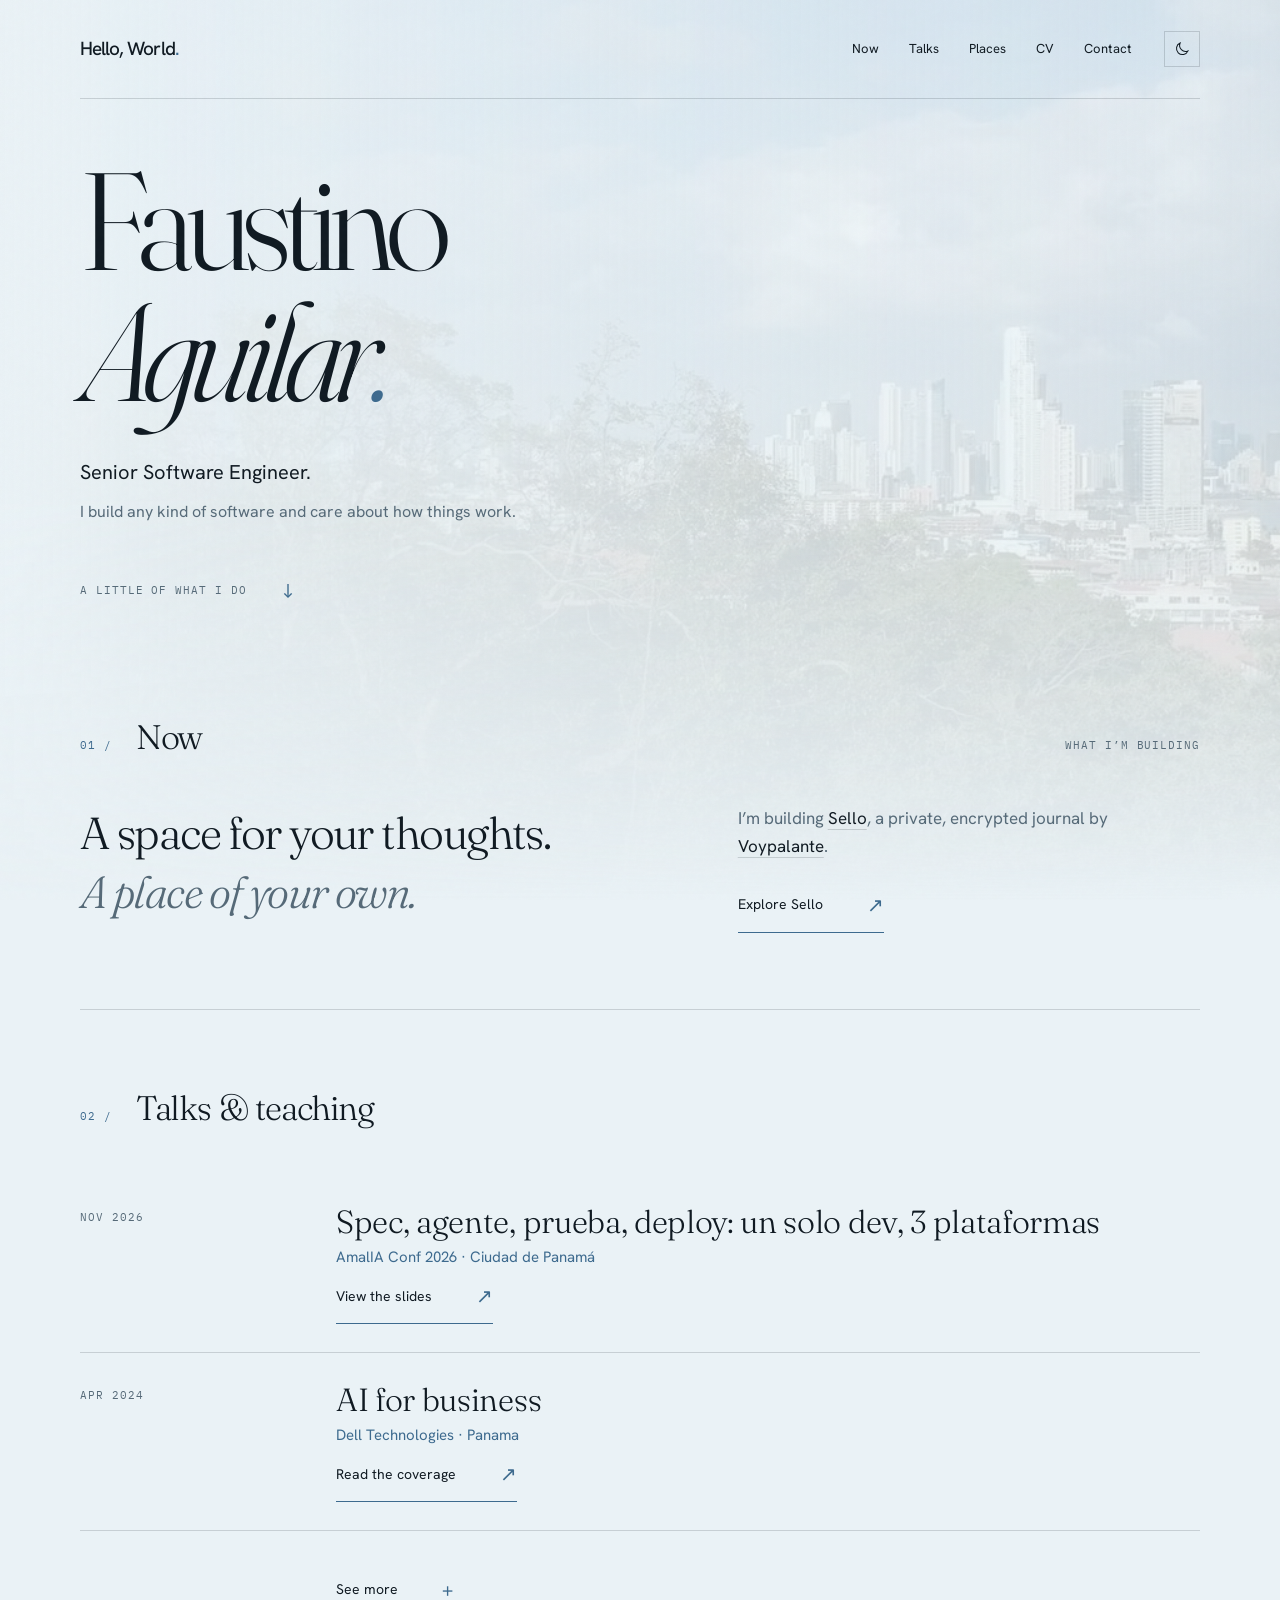
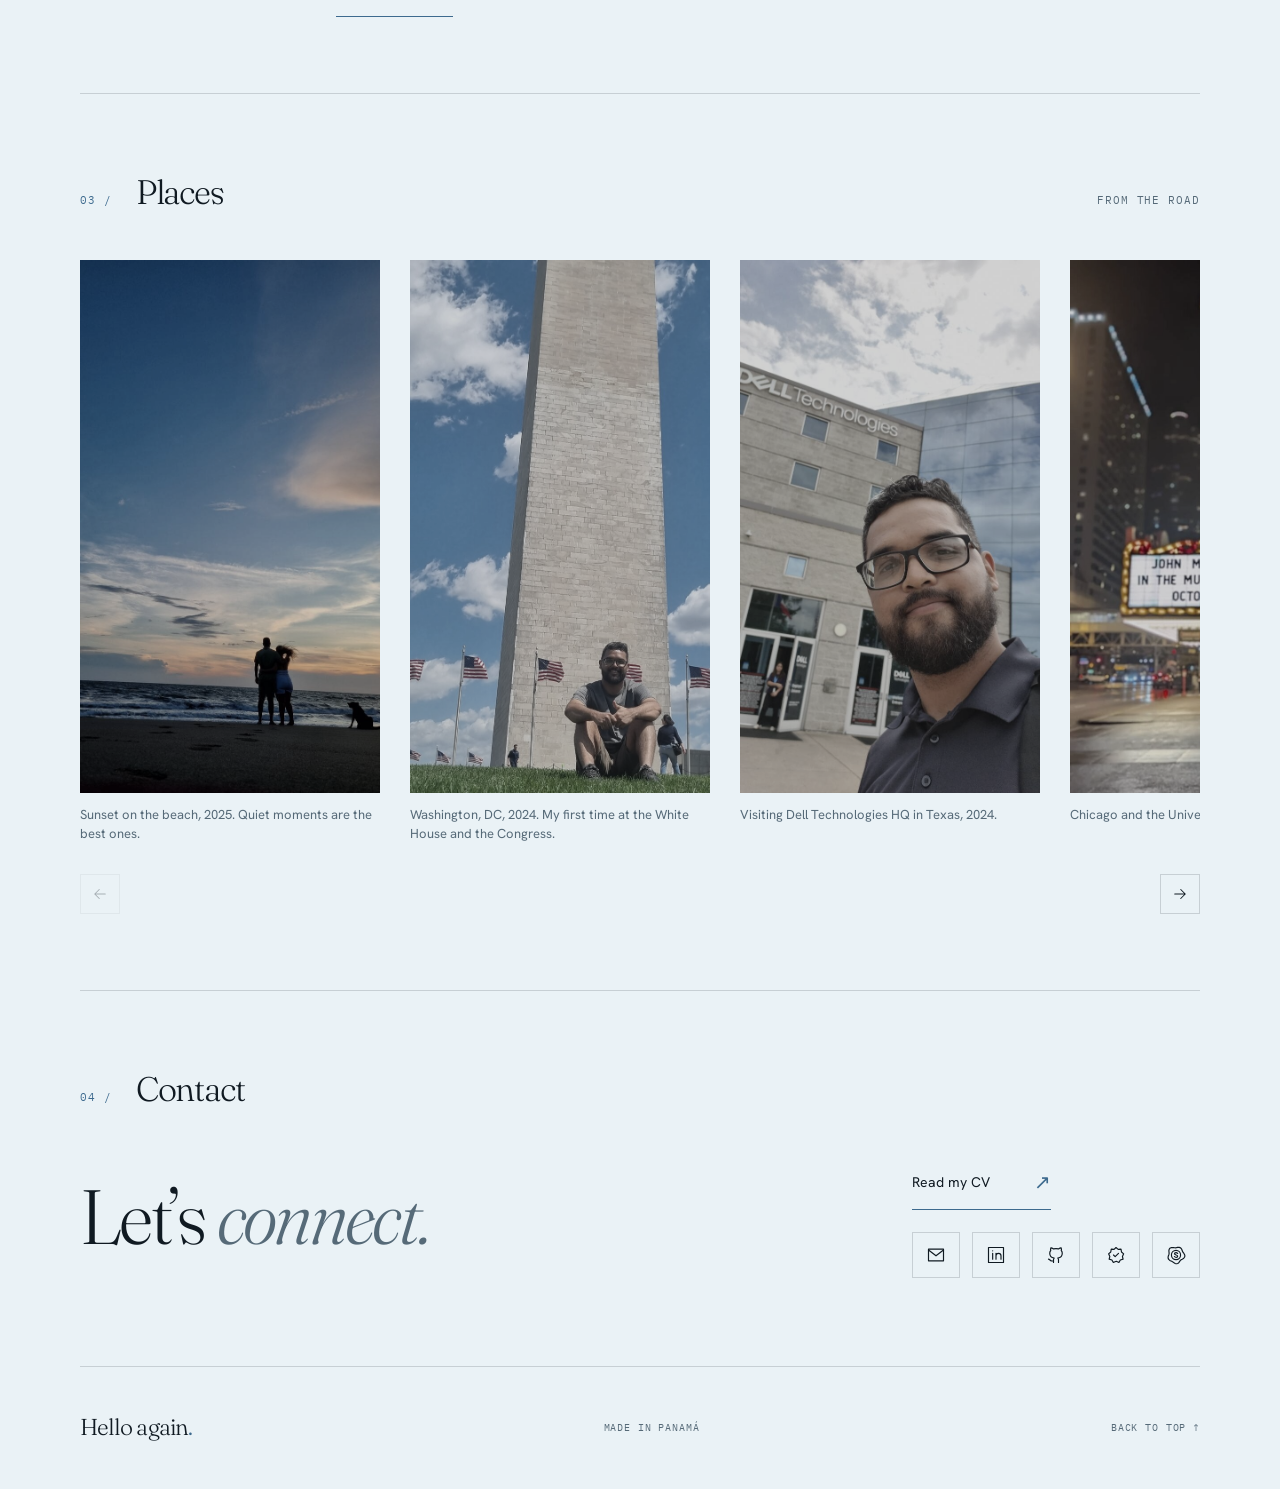
<file: index.html>
<!doctype html>
<html lang="en">
<head>
  <meta charset="utf-8">
  <meta name="viewport" content="width=device-width, initial-scale=1">
  <meta name="color-scheme" content="light dark">
  <meta name="theme-color" content="#eaf2f6">
  <title>Faustino Aguilar | Software Engineer</title>
  <meta name="description" content="Faustino Aguilar, Senior Software Engineer at Dell Technologies in Panamá. Automation, applied ML, distributed systems, and building Sello.">
  <link rel="icon" href="favicon.ico">
  <link rel="preconnect" href="https://fonts.googleapis.com">
  <link rel="preconnect" href="https://fonts.gstatic.com" crossorigin>
  <link href="https://fonts.googleapis.com/css2?family=Fraunces:ital,wght@0,300;0,400;1,300;1,400&family=Hanken+Grotesk:wght@400;500;600&family=IBM+Plex+Mono:wght@400;500&display=swap" rel="stylesheet">
  <script>try{const t=localStorage.getItem('theme');if(t==='light'||t==='dark')document.documentElement.dataset.theme=t}catch(e){}</script>
  <link rel="stylesheet" href="style.css">
  <script src="main.js" defer></script>
</head>
<body id="top">
  <div class="bg-video" aria-hidden="true"><video autoplay muted loop playsinline preload="metadata" poster="video/tech-poster.jpg"><source src="video/tech.mp4" type="video/mp4"></video></div>
  <a class="skip-link" href="#main">Skip to content</a>
  <header class="topbar wrap">
    <a class="wordmark" href="#top" aria-label="Back to top">Hello, World<span class="brand-dot">.</span></a>
    <nav aria-label="Main navigation"><a href="#now">Now</a><a href="#talk">Talks</a><a href="#places">Places</a><a href="cv.html">CV</a><a href="#contact">Contact</a></nav>
    <button class="theme-toggle" type="button" aria-label="Switch to dark theme" title="Switch color theme" hidden><svg class="theme-symbol" width="18" height="18" viewBox="0 0 24 24" fill="none" stroke="currentColor" stroke-width="1.4" aria-hidden="true"><circle cx="12" cy="12" r="4"/><path d="M12 2v2m0 16v2M2 12h2m16 0h2M5 5l1.5 1.5m11 11L19 19M5 19l1.5-1.5m11-11L19 5"/></svg></button>
  </header>
  <main id="main">
    <section class="hero wrap" aria-labelledby="hero-title">
      <h1 id="hero-title">Faustino<br><em>Aguilar<span class="accent">.</span></em></h1>
      <div class="hero-bottom">
        <div class="hero-copy"><p class="role">Senior Software Engineer.</p><p class="intro">I build any kind of software and care about how things work.</p></div>
      </div>
      <a class="down-link label" href="#now">A little of what I do <span aria-hidden="true">↓</span></a>
    </section>
    <section class="section wrap" id="now" aria-labelledby="now-title">
      <div class="section-heading reveal"><span class="label section-number">01 /</span><h2 id="now-title">Now</h2><span class="label section-note">What I’m building</span></div>
      <div class="now-content reveal"><p class="display-text">A space for your thoughts.<br><em>A place of your own.</em></p><div class="section-copy"><p>I’m building <a class="inline-link" href="https://sello.voypalante.com">Sello</a>, a private, encrypted journal by <a class="inline-link" href="https://voypalante.com">Voypalante</a>.</p><a class="text-link" href="https://sello.voypalante.com">Explore Sello <span aria-hidden="true">↗</span></a></div></div>
    </section>
    <section class="section wrap" id="talk" aria-labelledby="talk-title">
      <div class="section-heading reveal"><span class="label section-number">02 /</span><h2 id="talk-title">Talks &amp; teaching</h2></div>
      <article class="entry reveal"><p class="entry-date label">Nov 2026</p><div><h3>Spec, agente, prueba, deploy: un solo dev, 3 plataformas</h3><p class="entry-org">AmalIA Conf 2026 · Ciudad de Panamá</p><a class="text-link" href="https://amaliaconf-2026.faustinoaq7341.workers.dev" target="_blank" rel="noopener">View the slides <span aria-hidden="true">↗</span></a></div></article>
      <article class="entry reveal"><p class="entry-date label">Apr 2024</p><div><h3>AI for business</h3><p class="entry-org">Dell Technologies · Panama</p><a class="text-link" href="https://www.prensa.com/tecnologia/calculan-en-mas-de-120-mil-millones-el-gasto-de-las-empresas-en-inteligencia-artificial/" target="_blank" rel="noopener">Read the coverage <span aria-hidden="true">↗</span></a></div></article>
      <button class="text-link more-btn" type="button" data-open="more-talks" hidden>See more <span aria-hidden="true">+</span></button>
      <dialog class="modal" id="more-talks" aria-labelledby="more-title"><div class="modal-head"><h3 id="more-title">More talks &amp; teaching</h3><button class="modal-close" type="button" aria-label="Close" data-close><svg width="18" height="18" viewBox="0 0 24 24" fill="none" stroke="currentColor" stroke-width="1.4" stroke-linecap="round" aria-hidden="true"><path d="M5 5l14 14M19 5L5 19"/></svg></button></div>
      <article class="entry"><p class="entry-date label">Feb 2023</p><div><h3>Linux courses</h3><p class="entry-org">Voypalante Moodle · UP Veraguas</p><a class="text-link" href="https://moodle.voypalante.com/" target="_blank" rel="noopener">moodle.voypalante.com <span aria-hidden="true">↗</span></a></div></article>
      <article class="entry"><p class="entry-date label">Oct 2018</p><div><h3>Developing a Framework with People from Around the World</h3><p class="entry-org">Linux Week, FLOSS-Pa · UP Campus</p><a class="text-link" href="https://github.com/floss-pa/LinuxWeek#up" target="_blank" rel="noopener">Linux Week 2018 agenda <span aria-hidden="true">↗</span></a></div></article>
      <article class="entry"><p class="entry-date label">Apr 2016</p><div><h3>Distros Linux: ¿hay vida más allá de Ubuntu?</h3><p class="entry-org">FLISoL 2016 · UTP La Chorrera</p><a class="text-link" href="https://speakerdeck.com/faustinoaq/distros-linux-hay-vida-mas-alla-de-ubuntu" target="_blank" rel="noopener">View the slides <span aria-hidden="true">↗</span></a></div></article>
      </dialog>
    </section>
    <section class="section wrap" id="places" aria-labelledby="places-title">
      <div class="section-heading reveal"><span class="label section-number">03 /</span><h2 id="places-title">Places</h2><span class="label section-note">From the road</span></div>
      <div class="places reveal"><figure tabindex="0"><img src="img/p-beach.jpg" alt="Sunset over a beach with two silhouettes" width="675" height="1200" loading="lazy"><figcaption>Sunset on the beach, 2025. Quiet moments are the best ones.</figcaption></figure><figure tabindex="0"><img src="img/p-dc.jpg" alt="Sitting on the grass in front of the Washington Monument" width="675" height="1200" loading="lazy"><figcaption>Washington, DC, 2024. My first time at the White House and the Congress.</figcaption></figure><figure tabindex="0"><img src="img/p-dell.jpg" alt="Me in front of Dell Technologies headquarters" width="675" height="1200" loading="lazy"><figcaption>Visiting Dell Technologies HQ in Texas, 2024.</figcaption></figure><figure tabindex="0"><img src="img/p-chicago.jpg" alt="At night in front of the Chicago Theatre sign" width="675" height="1200" loading="lazy"><figcaption>Chicago and the University of Illinois, 2023.</figcaption></figure><figure tabindex="0"><img src="img/p-shenzhen.jpg" alt="Boarding a Shenzhen Airlines plane" width="675" height="1200" loading="lazy"><figcaption>Shenzhen, China. Boarding a flight on the Huawei trip, 2015.</figcaption></figure><figure tabindex="0"><img src="img/p-wall.jpg" alt="On the Great Wall of China" width="675" height="1200" loading="lazy"><figcaption>Walking the Great Wall with new friends on the Huawei trip, 2015.</figcaption></figure></div>
    </section>
    <section class="section contact wrap" id="contact" aria-labelledby="contact-title">
      <div class="section-heading reveal"><span class="label section-number">04 /</span><h2 id="contact-title">Contact</h2></div>
      <div class="contact-content reveal"><p class="display-text">Let’s <em>connect.</em></p><div class="contact-links"><a class="text-link" href="cv.html">Read my CV <span aria-hidden="true">↗</span></a><div class="icon-row"><a class="icon-link mail-link" href="#contact-mail" data-mail="bW9jLmxpYW1nQHFhb25pdHN1YWY=" title="Show email"><svg width="20" height="20" viewBox="0 0 24 24" fill="none" stroke="currentColor" stroke-width="1.4" stroke-linecap="round" stroke-linejoin="round" aria-hidden="true"><rect x="3" y="5" width="18" height="14"/><path d="M3 6l9 7 9-7"/></svg><span class="mail-text">Show email</span></a><a class="icon-link" href="https://www.linkedin.com/in/faustinoaq/" target="_blank" rel="noopener" title="LinkedIn" aria-label="LinkedIn"><svg width="20" height="20" viewBox="0 0 24 24" fill="none" stroke="currentColor" stroke-width="1.4" stroke-linecap="round" stroke-linejoin="round" aria-hidden="true"><rect x="3" y="3" width="18" height="18"/><path d="M8 10v7M8 7v.01M12 17v-7M12 13a3 3 0 016 0v4"/></svg></a><a class="icon-link" href="https://github.com/faustinoaq" title="GitHub" aria-label="GitHub"><svg width="20" height="20" viewBox="0 0 24 24" fill="none" stroke="currentColor" stroke-width="1.4" stroke-linecap="round" stroke-linejoin="round" aria-hidden="true"><path d="M9 19c-4 1.2-4-2-6-2m12 4v-3.2a2.8 2.8 0 00-.8-2.2c2.6-.3 5.3-1.3 5.3-5.8A4.500 4.500 0 0018.300 6.600 4.200 4.200 0 0018.200 3.500S17.200 3.200 15 4.700a11.800 11.800 0 00-6 0C6.800 3.200 5.800 3.500 5.800 3.500A4.200 4.200 0 005.700 6.600 4.500 4.500 0 004.500 9.800c0 4.500 2.700 5.500 5.300 5.800A2.800 2.800 0 009 17.800V21"/></svg></a><a class="icon-link" href="https://www.credly.com/users/faustino-aguilar/badges/credly" target="_blank" rel="noopener" title="Credly badges" aria-label="Credly badges"><svg width="20" height="20" viewBox="0 0 24 24" fill="none" stroke="currentColor" stroke-width="1.4" stroke-linecap="round" stroke-linejoin="round" aria-hidden="true"><path d="M12 3l2.600 2.200 3.400-.2.600 3.400 2.600 2.200-1.500 3.100.8 3.300-3.300 1-1.700 3-3.200-1.400L8.800 21l-1.700-3-3.300-1 .8-3.300L3.100 10.600l2.600-2.200.6-3.400 3.400.2z"/><path d="M9 12l2 2 4-4"/></svg></a><a class="icon-link" href="https://sello.voypalante.com/faustinoaq" target="_blank" rel="noopener" title="Sello" aria-label="Sello"><svg width="20" height="20" viewBox="0 0 24 24" fill="none" stroke="currentColor" stroke-width="1.4" stroke-linecap="round" stroke-linejoin="round" aria-hidden="true"><path d="M22.5 12.0 L22.6 13.0 L22.5 14.1 L22.0 15.0 L21.3 15.9 L20.4 16.5 L19.5 17.0 L18.6 17.4 L17.9 17.9 L17.3 18.4 L16.8 19.1 L16.2 19.9 L15.6 20.8 L14.9 21.6 L14.0 22.2 L13.0 22.5 L12.0 22.5 L11.0 22.2 L10.1 21.7 L9.2 21.1 L8.5 20.5 L7.7 20.0 L6.9 19.6 L6.1 19.2 L5.2 18.8 L4.4 18.3 L3.6 17.6 L2.9 16.8 L2.6 15.9 L2.5 14.9 L2.6 13.9 L2.9 12.9 L3.3 12.0 L3.5 11.2 L3.7 10.3 L3.7 9.5 L3.6 8.5 L3.5 7.5 L3.5 6.3 L3.8 5.3 L4.3 4.3 L5.1 3.6 L6.1 3.2 L7.2 3.0 L8.3 3.1 L9.3 3.2 L10.3 3.3 L11.2 3.4 L12.0 3.3 L12.9 3.1 L13.8 2.9 L14.8 2.8 L15.8 2.8 L16.8 3.1 L17.6 3.6 L18.3 4.3 L18.8 5.2 L19.2 6.1 L19.5 7.0 L19.9 7.8 L20.3 8.6 L20.9 9.3 L21.5 10.1 L22.0 11.0Z"/><circle cx="12" cy="12" r="5.500"/><path d="M14 10.200c-.5-.7-1.200-1-2-1-1 0-1.800.5-1.800 1.300 0 1.900 3.800 1 3.800 3 0 .8-.8 1.300-1.800 1.300-.9 0-1.600-.4-2.100-1"/></svg></a></div><noscript><span class="label">Enable JavaScript to show the email address</span></noscript></div></div></div>
    </section>
  </main>
  <footer class="footer wrap"><a href="#top" class="footer-name">Hello again<span class="accent">.</span></a><span class="footer-clock label">Made in Panamá</span><a class="label back-top" href="#top">Back to top ↑</a></footer>
</body>
</html>
</file>
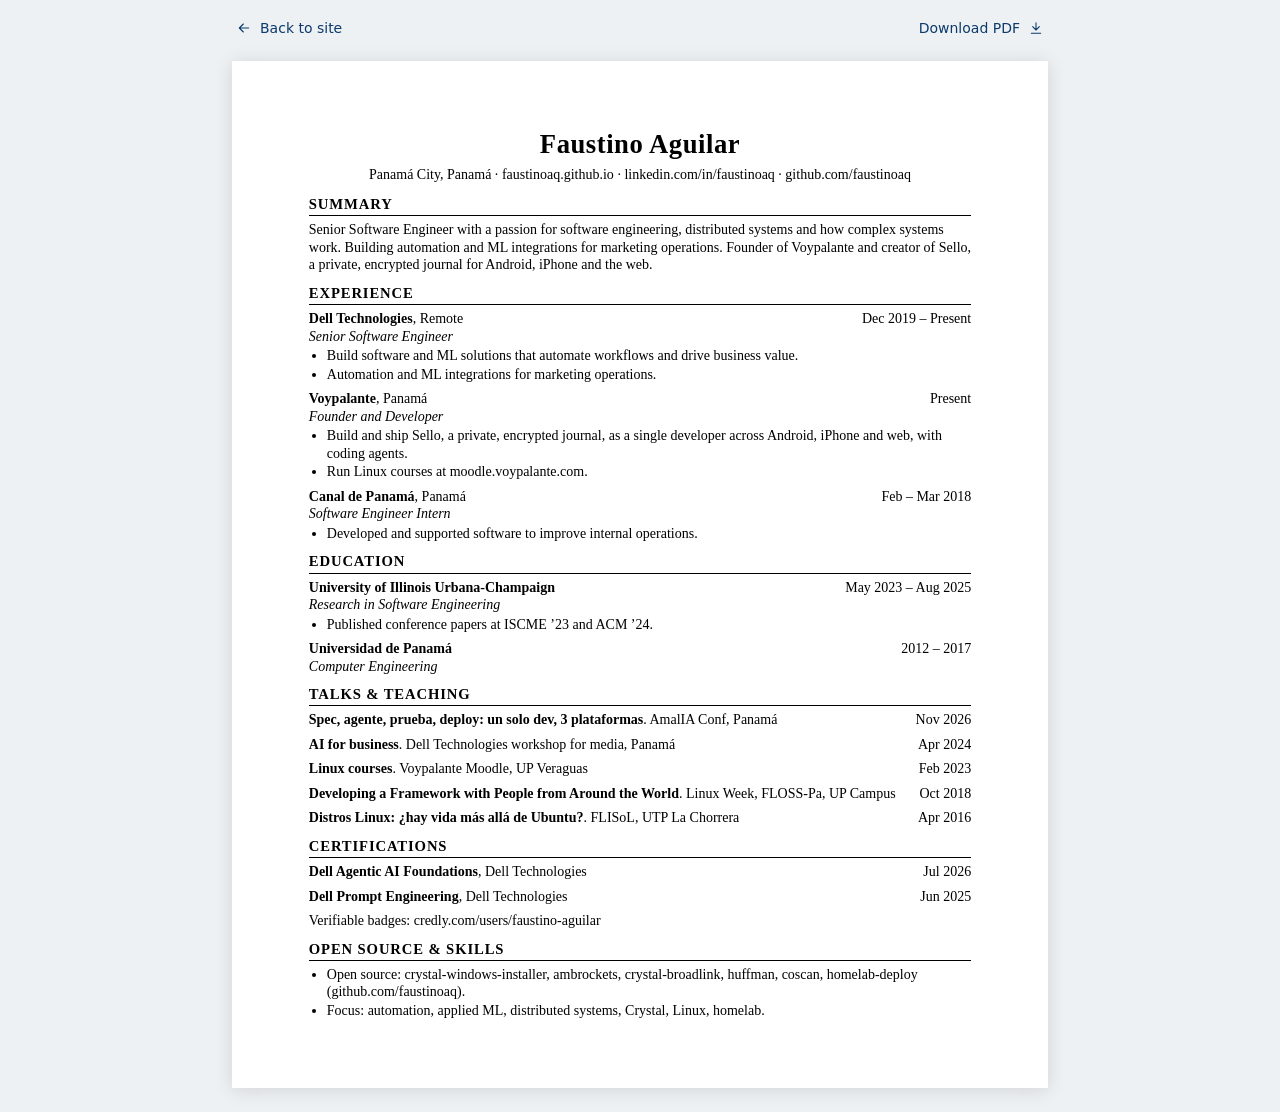
<file: cv.html>
<!doctype html>
<html lang="en">
<head>
<meta charset="utf-8">
<meta name="viewport" content="width=device-width, initial-scale=1">
<title>Faustino Aguilar | CV</title>
<link rel="icon" href="favicon.ico">
<style>
@page { size: Letter; margin: 0.55in 0.75in; }
* { box-sizing: border-box; }
body { margin: 0; background: #eef1f4; color: #000; font: 10.5pt/1.25 "Times New Roman", "Liberation Serif", Tinos, serif; }
.page { max-width: 8.5in; margin: 24px auto; padding: 0.7in 0.8in; background: #fff; box-shadow: 0 2px 18px rgb(0 0 0 / .12); }
.tools { max-width: 8.5in; margin: 20px auto 0; display: flex; justify-content: space-between; font: 14px system-ui, sans-serif; padding: 0 4px; }
.tools a { color: #0b3a6b; display: inline-flex; align-items: center; gap: 8px; text-decoration: none; border-bottom: 1px solid transparent; }
.tools a:hover { border-bottom-color: currentColor; }
h1 { margin: 0; text-align: center; font-size: 20pt; font-weight: 700; letter-spacing: .02em; }
.contact { text-align: center; margin: 4px 0 12px; font-size: 10.5pt; }
.contact a { color: inherit; text-decoration: none; }
h2 { margin: 10px 0 5px; padding-bottom: 2px; border-bottom: 1px solid #000; font-size: 11pt; font-weight: 700; text-transform: uppercase; letter-spacing: .06em; }
.row { display: flex; justify-content: space-between; gap: 16px; }
.row b { font-weight: 700; } .row i { font-style: italic; } .row span:last-child { white-space: nowrap; }
.item { margin-bottom: 7px; break-inside: avoid; }
ul { margin: 2px 0 0; padding-left: 18px; } li { margin: 1px 0; }
p { margin: 0 0 4px; }
@media print { body { background: #fff; } .page { margin: 0; padding: 0; box-shadow: none; max-width: none; } .tools { display: none; } }
@media (max-width: 700px) { .page { padding: 24px 18px; margin: 12px 0; } .row { flex-direction: column; gap: 0; } .row span:last-child { white-space: normal; } }
</style>
</head>
<body>
<div class="tools"><a href="./"><svg width="16" height="16" viewBox="0 0 24 24" fill="none" stroke="currentColor" stroke-width="1.6" stroke-linecap="round" stroke-linejoin="round" aria-hidden="true"><path d="M19 12H5M11 6l-6 6 6 6"/></svg><span>Back to site</span></a><a href="cv.pdf" download><span>Download PDF</span><svg width="16" height="16" viewBox="0 0 24 24" fill="none" stroke="currentColor" stroke-width="1.6" stroke-linecap="round" stroke-linejoin="round" aria-hidden="true"><path d="M12 4v11M7 10l5 5 5-5M5 20h14"/></svg></a></div>
<main class="page">
<h1>Faustino Aguilar</h1>
<p class="contact">Panamá City, Panamá · <a href="https://faustinoaq.github.io">faustinoaq.github.io</a> · <a href="https://www.linkedin.com/in/faustinoaq/">linkedin.com/in/faustinoaq</a> · <a href="https://github.com/faustinoaq">github.com/faustinoaq</a></p>

<h2>Summary</h2>
<p>Senior Software Engineer with a passion for software engineering, distributed systems and how complex systems work. Building automation and ML integrations for marketing operations. Founder of Voypalante and creator of Sello, a private, encrypted journal for Android, iPhone and the web.</p>

<h2>Experience</h2>
<div class="item"><div class="row"><span><b>Dell Technologies</b>, Remote</span><span>Dec 2019 – Present</span></div>
<div class="row"><span><i>Senior Software Engineer</i></span></div>
<ul><li>Build software and ML solutions that automate workflows and drive business value.</li><li>Automation and ML integrations for marketing operations.</li></ul></div>
<div class="item"><div class="row"><span><b>Voypalante</b>, Panamá</span><span>Present</span></div>
<div class="row"><span><i>Founder and Developer</i></span></div>
<ul><li>Build and ship Sello, a private, encrypted journal, as a single developer across Android, iPhone and web, with coding agents.</li><li>Run Linux courses at moodle.voypalante.com.</li></ul></div>
<div class="item"><div class="row"><span><b>Canal de Panamá</b>, Panamá</span><span>Feb – Mar 2018</span></div>
<div class="row"><span><i>Software Engineer Intern</i></span></div>
<ul><li>Developed and supported software to improve internal operations.</li></ul></div>

<h2>Education</h2>
<div class="item"><div class="row"><span><b>University of Illinois Urbana-Champaign</b></span><span>May 2023 – Aug 2025</span></div>
<div class="row"><span><i>Research in Software Engineering</i></span></div>
<ul><li>Published conference papers at ISCME ’23 and ACM ’24.</li></ul></div>
<div class="item"><div class="row"><span><b>Universidad de Panamá</b></span><span>2012 – 2017</span></div>
<div class="row"><span><i>Computer Engineering</i></span></div></div>

<h2>Talks &amp; Teaching</h2>
<div class="item"><div class="row"><span><b>Spec, agente, prueba, deploy: un solo dev, 3 plataformas</b>. AmalIA Conf, Panamá</span><span>Nov 2026</span></div></div>
<div class="item"><div class="row"><span><b>AI for business</b>. Dell Technologies workshop for media, Panamá</span><span>Apr 2024</span></div></div>
<div class="item"><div class="row"><span><b>Linux courses</b>. Voypalante Moodle, UP Veraguas</span><span>Feb 2023</span></div></div>
<div class="item"><div class="row"><span><b>Developing a Framework with People from Around the World</b>. Linux Week, FLOSS-Pa, UP Campus</span><span>Oct 2018</span></div></div>
<div class="item"><div class="row"><span><b>Distros Linux: ¿hay vida más allá de Ubuntu?</b>. FLISoL, UTP La Chorrera</span><span>Apr 2016</span></div></div>

<h2>Certifications</h2>
<div class="item"><div class="row"><span><b>Dell Agentic AI Foundations</b>, Dell Technologies</span><span>Jul 2026</span></div></div>
<div class="item"><div class="row"><span><b>Dell Prompt Engineering</b>, Dell Technologies</span><span>Jun 2025</span></div></div>
<p>Verifiable badges: credly.com/users/faustino-aguilar</p>

<h2>Open Source &amp; Skills</h2>
<ul><li>Open source: crystal-windows-installer, ambrockets, crystal-broadlink, huffman, coscan, homelab-deploy (github.com/faustinoaq).</li><li>Focus: automation, applied ML, distributed systems, Crystal, Linux, homelab.</li></ul>
</main>
</body>
</html>
</file>
<file: style.css>
/* Shared editorial foundation. Each site is fully self-contained. */
:root { color-scheme: light; --bg: #eaf2f6; --text: #101a22; --muted: #566a78; --accent: #3d6a8e; --line: rgba(16,26,34,.16); --panel: #dbe8ef; --ease: cubic-bezier(.19,1,.22,1); --serif: 'Fraunces', Georgia, serif; --sans: 'Hanken Grotesk', Arial, sans-serif; --mono: 'IBM Plex Mono', monospace; }
@media (prefers-color-scheme: dark) { :root:not([data-theme="light"]) { color-scheme: dark; --bg: #0b1218; --text: #e4eef4; --muted: #94a9b7; --accent: #6c9fc6; --line: rgba(174,209,220,.18); --panel: #131f28; } }
:root[data-theme="dark"] { color-scheme: dark; --bg: #0b1218; --text: #e4eef4; --muted: #94a9b7; --accent: #6c9fc6; --line: rgba(174,209,220,.18); --panel: #131f28; }
*, *::before, *::after { box-sizing: border-box; }
html { scroll-behavior: smooth; scroll-padding-top: 32px; }
body { margin: 0; background: var(--bg); color: var(--text); font: 400 17px/1.65 var(--sans); -webkit-font-smoothing: antialiased; }
body::after { content: ''; position: fixed; inset: 0; pointer-events: none; z-index: 10; opacity: .035; background-image: url("data:image/svg+xml,%3Csvg viewBox='0 0 180 180' xmlns='http://www.w3.org/2000/svg'%3E%3Cfilter id='n'%3E%3CfeTurbulence type='fractalNoise' baseFrequency='.9' numOctaves='3' stitchTiles='stitch'/%3E%3C/filter%3E%3Cpath fill='%23888' filter='url(%23n)' opacity='.6' d='M0 0h180v180H0z'/%3E%3C/svg%3E"); }
::selection { background: var(--accent); color: var(--bg); }
a { color: inherit; text-decoration: none; text-underline-offset: 5px; }
a, button { -webkit-tap-highlight-color: transparent; }
a:hover { color: var(--accent); }
a:focus-visible, button:focus-visible { outline: 2px solid var(--accent); outline-offset: 6px; border-radius: 2px; }
button { font: inherit; }
img { display: block; max-width: 100%; height: auto; }
h1, h2, h3, p, figure { margin: 0; }
h1, h2, h3 { font-weight: 300; }
em { font-weight: inherit; }
.wrap { width: min(1120px, calc(100% - 112px)); margin-inline: auto; }
.label { font: 400 11px/1.6 var(--mono); letter-spacing: .085em; text-transform: uppercase; }
.accent, .brand-dot { color: var(--accent); }
.skip-link { position: fixed; top: 12px; left: 12px; z-index: 30; padding: 10px 20px; background: var(--text); color: var(--bg); transform: translateY(-150%); }
.skip-link:focus { transform: none; }
.topbar { min-height: 99px; display: flex; align-items: center; gap: 32px; border-bottom: 1px solid var(--line); }
.wordmark { font-size: 19px; font-weight: 500; letter-spacing: -.05em; white-space: nowrap; }
.topbar nav { margin-left: auto; display: flex; align-items: center; gap: 30px; }
.topbar nav a { font-size: 13px; }
.theme-toggle { border: 1px solid var(--line); border-radius: 0; background: transparent; color: var(--text); width: 36px; height: 36px; padding: 0; cursor: pointer; display: grid; place-items: center; flex-shrink: 0; transition: border-color .3s; }
.theme-toggle[hidden] { display: none; }
.theme-toggle:hover { border-color: var(--accent); color: var(--accent); }
.hero { padding-top: 56px; padding-bottom: 32px; }
.hero-eyebrow { display: flex; justify-content: space-between; align-items: center; color: var(--muted); margin-bottom: 30px; }
h1 { font: 300 clamp(86px, 10.8vw, 156px)/.95 var(--serif); letter-spacing: -.065em; }
h1 em { color: var(--text); }
.hero-bottom { display: flex; align-items: flex-end; justify-content: space-between; gap: 50px; margin-top: 40px; }
.hero-copy { max-width: 535px; }
.role { font-size: 20px; line-height: 1.45; margin-bottom: 12px; }
.intro { max-width: 480px; color: var(--muted); font-size: 16px; }
.down-link { display: inline-flex; gap: 35px; align-items: center; margin-top: 50px; color: var(--muted); }
.down-link span { font-size: 20px; color: var(--accent); }
.ticker { margin-top: 20px; overflow: hidden; border-block: 1px solid var(--line); padding: 18px 0; color: var(--muted); }
.ticker-track { display: flex; width: max-content; animation: ticker 42s linear infinite; font: 300 22px/1.3 var(--serif); }
.ticker-track > span { flex-shrink: 0; white-space: nowrap; }
.ticker-dot { padding-inline: 30px; color: var(--accent); }
@keyframes ticker { to { transform: translateX(-50%); } }
.section { padding-top: 80px; padding-bottom: 76px; border-bottom: 1px solid var(--line); }
.section-heading { display: flex; align-items: baseline; gap: 24px; margin-bottom: 48px; }
.section-number { color: var(--accent); }
.section-heading h2 { font: 300 34px/1.1 var(--serif); letter-spacing: -.035em; }
.section-note { margin-left: auto; color: var(--muted); }
.display-text { font: 300 clamp(30px, 3.5vw, 46px)/1.3 var(--serif); letter-spacing: -.035em; }
.display-text em { color: var(--muted); }
.now-content { display: grid; grid-template-columns: 1.25fr 1fr; gap: 80px; }
.section-copy { color: var(--muted); max-width: 390px; }
.section-copy p + p { margin-top: 12px; }
.inline-link { color: var(--text); text-decoration: underline; text-decoration-color: var(--line); }
.text-link { display: inline-flex; justify-content: space-between; align-items: center; gap: 44px; padding-block: 10px; border-bottom: 1px solid var(--accent); font-size: 14px; color: var(--text); }
.section-copy .text-link { margin-top: 18px; }
.text-link span { color: var(--accent); font-size: 20px; transition: transform .4s var(--ease); }
.text-link:hover span { transform: translate(3px,-3px); }
.talk-content { display: grid; grid-template-columns: 1fr 2fr; gap: 40px; }
.talk-meta { display: flex; flex-direction: column; gap: 10px; color: var(--muted); padding-top: 6px; }
.talk-title { font: 300 clamp(28px, 3vw, 40px)/1.3 var(--serif); letter-spacing: -.025em; margin-bottom: 20px; }
.talk-title em { color: var(--muted); }
.projects { border-top: 1px solid var(--line); }
.project { display: grid; grid-template-columns: 1fr auto 20px; gap: 36px; align-items: center; padding-block: 26px; border-bottom: 1px solid var(--line); }
.project:last-child { border-bottom: 0; padding-bottom: 0; }
.project h3 { font-size: 20px; font-weight: 500; letter-spacing: -.025em; overflow-wrap: anywhere; }
.project p { font-size: 15px; color: var(--muted); margin-top: 4px; }
.project-tag { color: var(--muted); white-space: nowrap; }
.project-arrow { color: var(--accent); font-size: 23px; transition: transform .4s var(--ease); }
.project:hover .project-arrow { transform: translate(3px,-3px); }
.contact { padding-bottom: 88px; }
.contact-content { display: flex; justify-content: space-between; align-items: center; gap: 40px; }
.contact .display-text { font-size: clamp(45px, 6vw, 78px); }
.contact-links { display: flex; gap: 36px; }
.footer { min-height: 122px; display: flex; align-items: center; justify-content: space-between; gap: 28px; }
.footer-name { font: 300 23px/1.2 var(--serif); letter-spacing: -.04em; }
.footer-clock { display: flex; align-items: center; gap: 12px; color: var(--muted); font-size: 10px; }
.back-top { color: var(--muted); font-size: 10px; }
/* Enhancement only: content stays visible if JavaScript is unavailable. */
.reveal.is-pending { opacity: 0; transform: translateY(22px); }
.reveal { transition: opacity .8s var(--ease), transform .8s var(--ease); }
@media (min-width: 1500px) { .hero { padding-top: 75px; padding-bottom: 50px; } }
@media (max-width: 900px) { .wrap { width: calc(100% - 64px); } .topbar { gap: 22px; } .topbar nav { gap: 22px; } .now-content { gap: 40px; } .hero-bottom { gap: 35px; } .contact-links { gap: 22px; } .footer-clock { flex-wrap: wrap; gap: 8px; } }
@media (max-width: 600px) {
  .wrap { width: calc(100% - 40px); }
  .topbar { min-height: 110px; display: grid; grid-template-columns: 1fr 36px; gap: 12px 10px; padding-block: 19px; }
  .wordmark { font-size: 18px; }
  .topbar nav { grid-column: 1 / -1; grid-row: 2; margin-left: 0; justify-content: space-between; gap: 12px; }
  .topbar nav a { font-size: 12px; }
  .theme-toggle { grid-column: 2; grid-row: 1; width: 32px; height: 32px; }
  .hero { padding-top: 34px; padding-bottom: 24px; }
  .hero-eyebrow { margin-bottom: 32px; }
  .label { font-size: 10px; }
  h1 { font-size: clamp(76px, 20vw, 120px); }
  .hero-bottom { margin-top: 30px; align-items: flex-start; gap: 18px; }
  .hero-copy { flex: 1; }
  .role { font-size: 17px; margin-bottom: 12px; }
  .intro { font-size: 14px; line-height: 1.65; }
  .down-link { margin-top: 30px; }
  .ticker { margin-top: 6px; padding-block: 15px; }
  .ticker-track { font-size: 19px; }
  .ticker-dot { padding-inline: 20px; }
  .section { padding-block: 48px; }
  .section-heading { gap: 14px; margin-bottom: 30px; flex-wrap: wrap; }
  .section-heading h2 { font-size: 29px; }
  .section-note { font-size: 9px; }
  .now-content { grid-template-columns: 1fr; gap: 24px; }
  .section-copy { font-size: 16px; }
  .talk-content { grid-template-columns: 1fr; gap: 22px; }
  .talk-meta { flex-direction: row; justify-content: space-between; gap: 20px; }
  .talk-title { font-size: 29px; }
  .project { grid-template-columns: 1fr 18px; gap: 16px; padding-block: 22px; }
  .project h3 { font-size: 17px; }
  .project p { font-size: 14px; }
  .project-tag { display: none; }
  .project:first-child .project-tag { display: block; grid-row: 2; font-size: 9px; margin-top: -10px; }
  .project-arrow { grid-column: 2; grid-row: 1; }
  .contact-content { flex-direction: column; align-items: flex-start; gap: 22px; }
  .contact-links { width: 100%; gap: 26px; }
  .contact-links .text-link { flex: 1; gap: 12px; font-size: 13px; }
  .footer { padding-block: 28px; min-height: 138px; flex-wrap: wrap; gap: 20px; }
  .footer-clock { order: 3; width: 100%; flex-wrap: nowrap; font-size: 9px; }
}
@media (prefers-reduced-motion: reduce) {
  html { scroll-behavior: auto; }
  *, *::before, *::after { animation: none !important; transition: none !important; }
  .reveal.is-pending { opacity: 1; transform: none; }
  .ticker-track { transform: none; }
}

/* experience & education entries */
.about { margin-bottom: 44px; }
.entries { border-top: 1px solid var(--line); }
.entry { display: grid; grid-template-columns: 220px 1fr; gap: 36px; padding-block: 28px; border-bottom: 1px solid var(--line); }
.entry-date { color: var(--muted); padding-top: 6px; }
.entry h3 { font: 300 clamp(24px, 2.6vw, 32px)/1.2 var(--serif); letter-spacing: -.01em; }
.entry-org { color: var(--accent); font-size: 15px; margin-top: 4px; }
.entry p:last-child { color: var(--muted); font-size: 16px; margin-top: 10px; max-width: 560px; }
@media (max-width: 700px) { .entry { grid-template-columns: 1fr; gap: 8px; } }

/* looping stock video behind the hero (Pexels License), fading into the page */
.bg-video { position: absolute; inset: 0 0 auto 0; height: min(100svh, 920px); z-index: -1; overflow: hidden; pointer-events: none; -webkit-mask-image: linear-gradient(#000 55%, transparent); mask-image: linear-gradient(#000 55%, transparent); }
.bg-video video { width: 100%; height: 100%; object-fit: cover; opacity: .5; }
:root:not([data-theme="dark"]) .bg-video video { opacity: .3; }
.bg-video::after { content: ''; position: absolute; inset: 0; background: linear-gradient(90deg, var(--bg) 0%, color-mix(in srgb, var(--bg) 55%, transparent) 60%, color-mix(in srgb, var(--bg) 25%, transparent) 100%); }
@media (prefers-color-scheme: dark) { :root:not([data-theme="light"]) .bg-video video { opacity: .5; } }
.mail-link { cursor: pointer; }

.places { display: flex; gap: 16px; overflow-x: auto; scroll-snap-type: x proximity; padding-bottom: 12px; scrollbar-width: thin; }
.places figure { flex: 0 0 auto; height: clamp(260px, 36vw, 420px); scroll-snap-align: start; border-radius: 14px; overflow: hidden; background: var(--line); }
.places img { height: 100%; width: auto; display: block; object-fit: cover; transition: transform .6s ease; }
.places figure:hover img { transform: scale(1.04); }

.places figure { position: relative; cursor: pointer; }
.places figcaption { position: absolute; inset: auto 0 0 0; padding: 48px 18px 16px; color: #fff; font: 400 15px/1.4 var(--sans, system-ui); background: linear-gradient(transparent, rgb(6 20 40 / .85)); opacity: 0; transform: translateY(8px); transition: opacity .35s ease, transform .35s ease; pointer-events: none; }
.places figure:hover figcaption, .places figure:focus figcaption, .places figure:focus-within figcaption, .places figure.open figcaption { opacity: 1; transform: none; }
.places figure:focus-visible { outline: 2px solid var(--accent); outline-offset: 3px; }
.places { display: grid; grid-template-columns: repeat(4, 1fr); gap: 16px; overflow: visible; padding: 0; }
.places figure { height: auto; aspect-ratio: 9 / 16; }
.places img { width: 100%; height: 100%; object-fit: cover; }
@media (max-width: 800px) { .places { grid-template-columns: repeat(2, 1fr); gap: 12px; } }
.places figure, .places img { border-radius: 0; }
.contact-links { flex-direction: column; align-items: flex-start; gap: 22px; }
.contact-links .text-link { flex: none; }
.icon-row { display: flex; flex-wrap: wrap; align-items: center; gap: 12px; }
.icon-link { display: inline-flex; align-items: center; justify-content: center; gap: 10px; min-width: 46px; height: 46px; padding: 0 13px; border: 1px solid var(--line); color: var(--text); text-decoration: none; transition: border-color .3s, color .3s, background .3s; }
.icon-link:hover, .icon-link:focus-visible { border-color: var(--accent); color: var(--accent); }
.icon-link .mail-text { position: absolute; width: 1px; height: 1px; overflow: hidden; clip: rect(0 0 0 0); white-space: nowrap; }
.icon-link[href^="mailto:"] .mail-text { position: static; width: auto; height: auto; clip: auto; font-size: 14px; }
@media (max-width: 700px) { .contact-links .text-link { font-size: 14px; } }
.more-btn { margin-top: 32px; padding: 10px 0; background: none; border: 0; border-bottom: 1px solid var(--accent); border-radius: 0; font: 400 14px/1.65 var(--sans); color: var(--text); cursor: pointer; -webkit-appearance: none; appearance: none; }
.more-btn[hidden] { display: none; }
.modal { border: 1px solid var(--line); border-radius: 0; background: var(--bg); color: var(--text); padding: 0 36px 20px; width: min(680px, calc(100vw - 32px)); max-height: 82vh; overflow: auto; }
.modal::backdrop { background: rgba(8,14,18,.62); }
.modal-head { display: flex; justify-content: space-between; align-items: center; padding-block: 26px 10px; position: sticky; top: 0; background: var(--bg); }
.modal-head h3 { font: 300 26px/1.2 var(--serif); letter-spacing: -.03em; }
.modal-close { background: none; border: 1px solid var(--line); border-radius: 0; color: var(--text); width: 36px; height: 36px; display: grid; place-items: center; cursor: pointer; }
.modal-close:hover { border-color: var(--accent); color: var(--accent); }
.modal .entry { grid-template-columns: 120px 1fr; gap: 24px; } .modal .entry:last-child { border-bottom: 0; } @media (max-width: 700px) { .modal { padding-inline: 20px; } .modal .entry { grid-template-columns: 1fr; } }
.more-btn { margin-left: 256px; } @media (max-width: 700px) { .more-btn { margin-left: 0; } }

@media (min-width: 900px) {
    }

/* Places: simple strip, description under each photo */
.places { display: flex; gap: clamp(14px, 2.5vw, 30px); overflow-x: auto; scroll-snap-type: x proximity; padding: 0 0 8px; scrollbar-width: none; }
.places::-webkit-scrollbar { display: none; }
.places figure { flex: 0 0 auto; width: clamp(200px, 24vw, 300px); height: auto; aspect-ratio: auto; overflow: visible; background: none; cursor: pointer; scroll-snap-align: start; -webkit-tap-highlight-color: transparent; }
.places img { display: block; width: 100%; height: auto; aspect-ratio: 9 / 16; object-fit: cover; filter: grayscale(.4) brightness(.82); transition: filter .5s var(--ease, ease); }
.places figure:hover img, .places figure:focus-visible img, .places figure:active img, .places figure.open img { filter: none; transform: none; }
.places figcaption { position: static; opacity: 1; transform: none; pointer-events: none; padding: 12px 0 0; background: none; color: var(--muted); font: 400 13px/1.5 var(--sans); transition: color .4s; }
.places figure:hover figcaption, .places figure:focus-visible figcaption, .places figure:active figcaption, .places figure.open figcaption { color: var(--text); }
.places figure:focus-visible { outline: 2px solid var(--accent); outline-offset: 4px; }
@media (max-width: 800px) { .places { display: flex; margin-right: -32px; padding-right: 32px; } .places figure { width: 62vw; max-width: 260px; } }

.places-nav { display: flex; justify-content: space-between; gap: 10px; margin-top: 22px; }
.places-nav[hidden] { display: none; }
.places-arrow { width: 40px; height: 40px; display: grid; place-items: center; padding: 0; border: 1px solid var(--line); border-radius: 0; background: transparent; color: var(--text); cursor: pointer; transition: border-color .3s, color .3s; }
.places-arrow:hover:not(:disabled), .places-arrow:focus-visible { border-color: var(--accent); color: var(--accent); }
.places-arrow:disabled { opacity: .3; cursor: default; }
@media (hover: none) { .places-nav { display: none; } }
</file>
